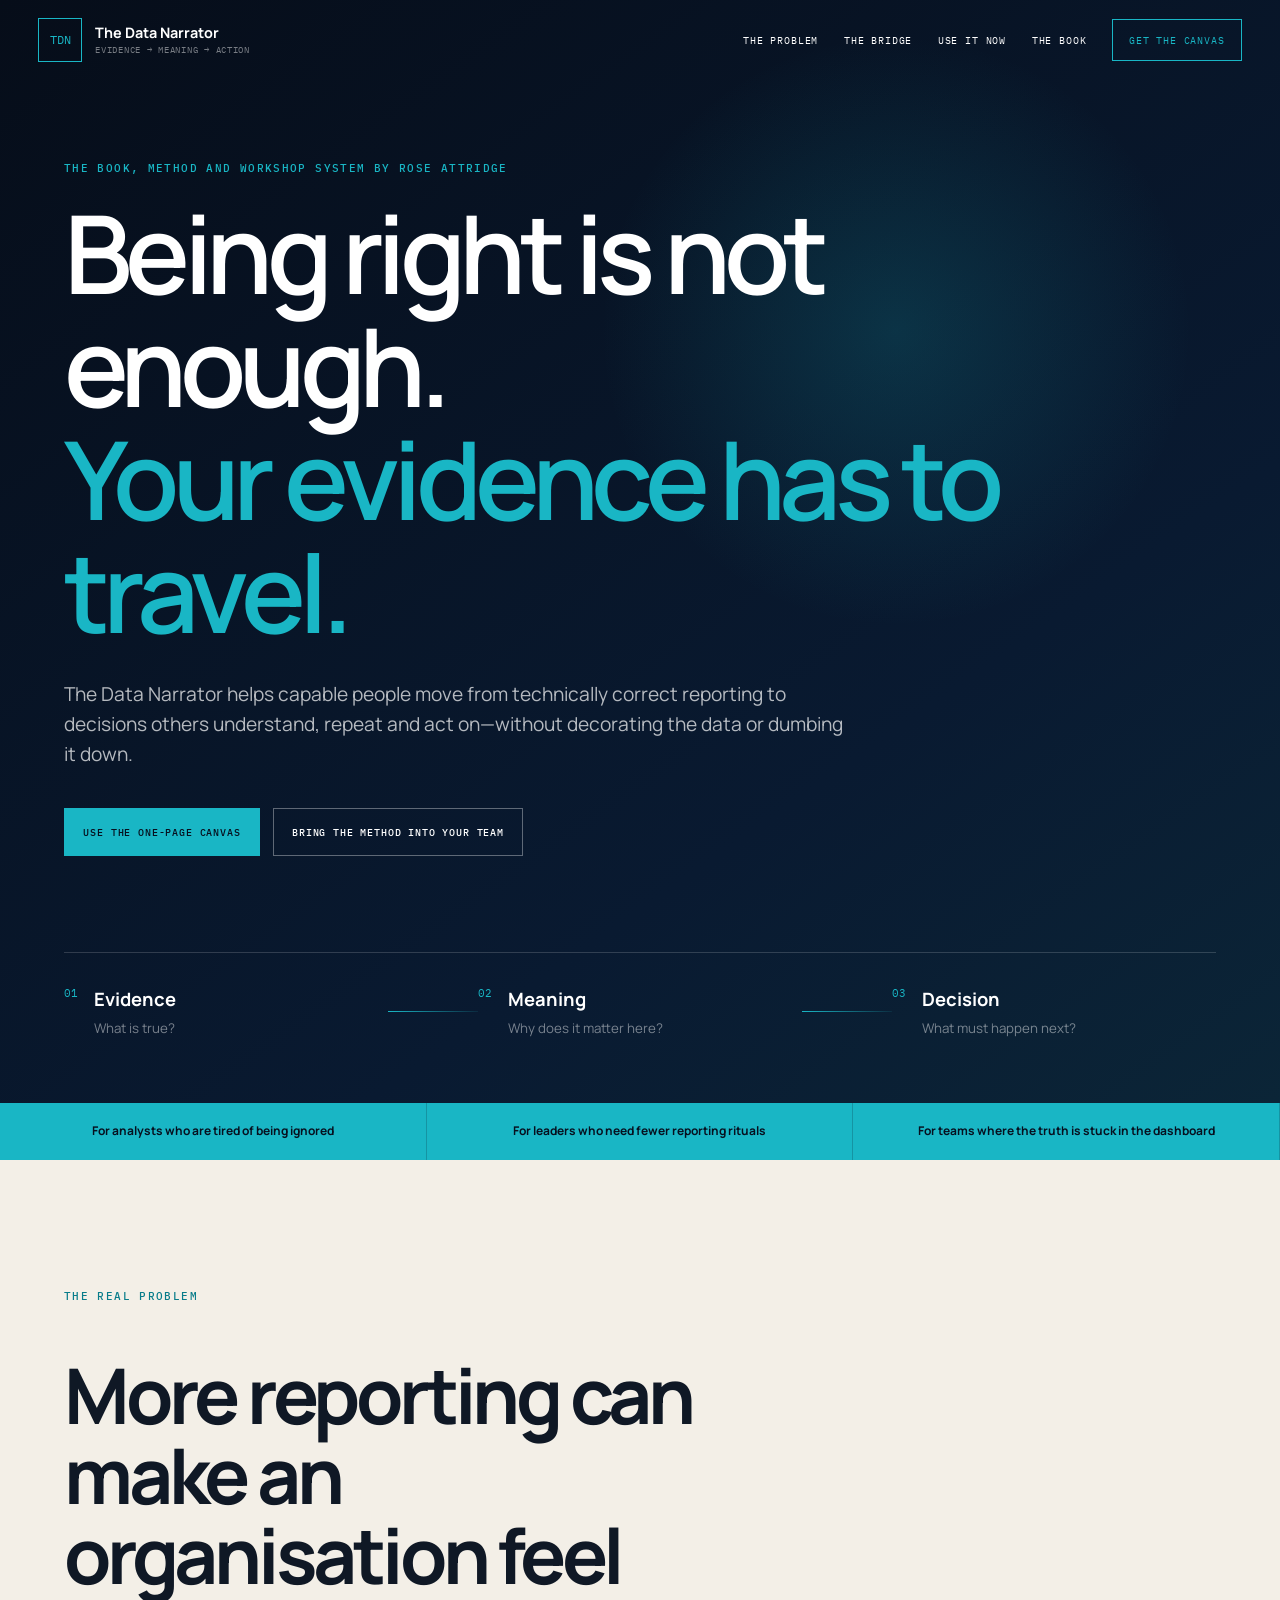
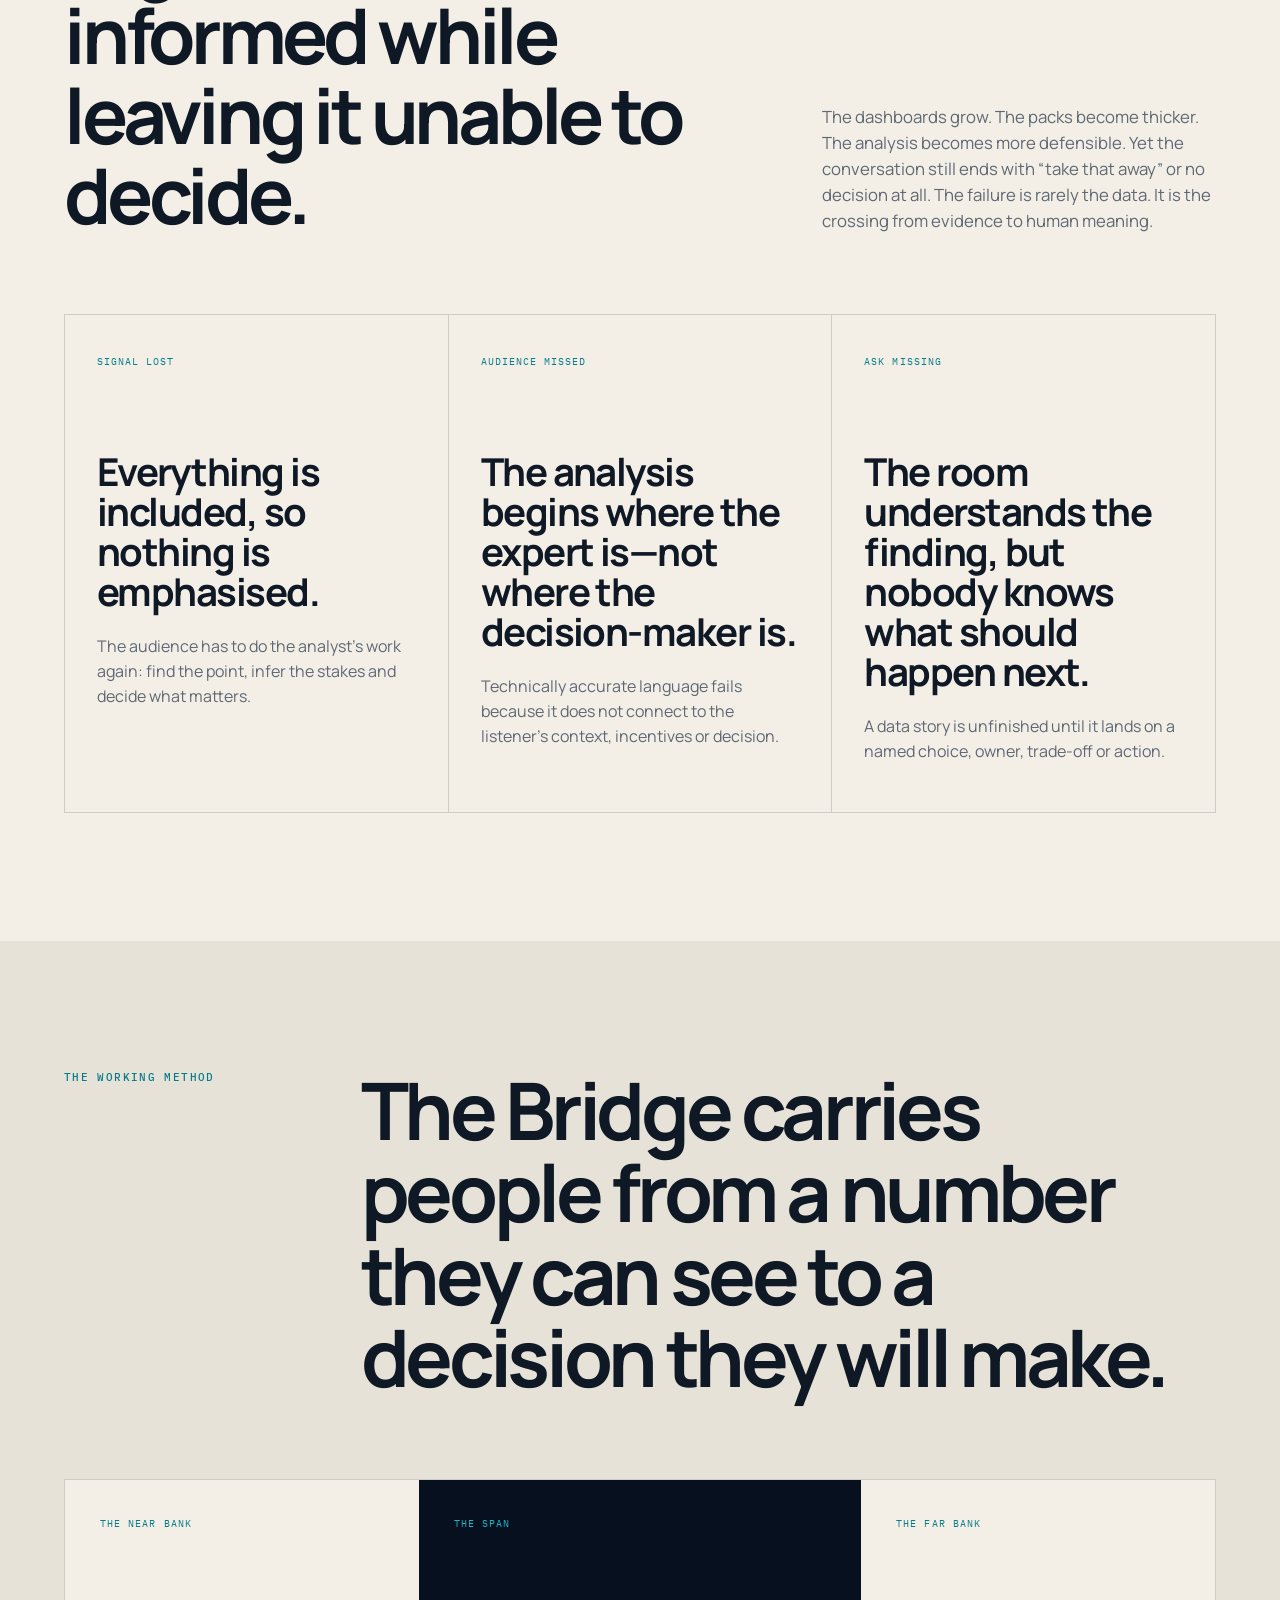
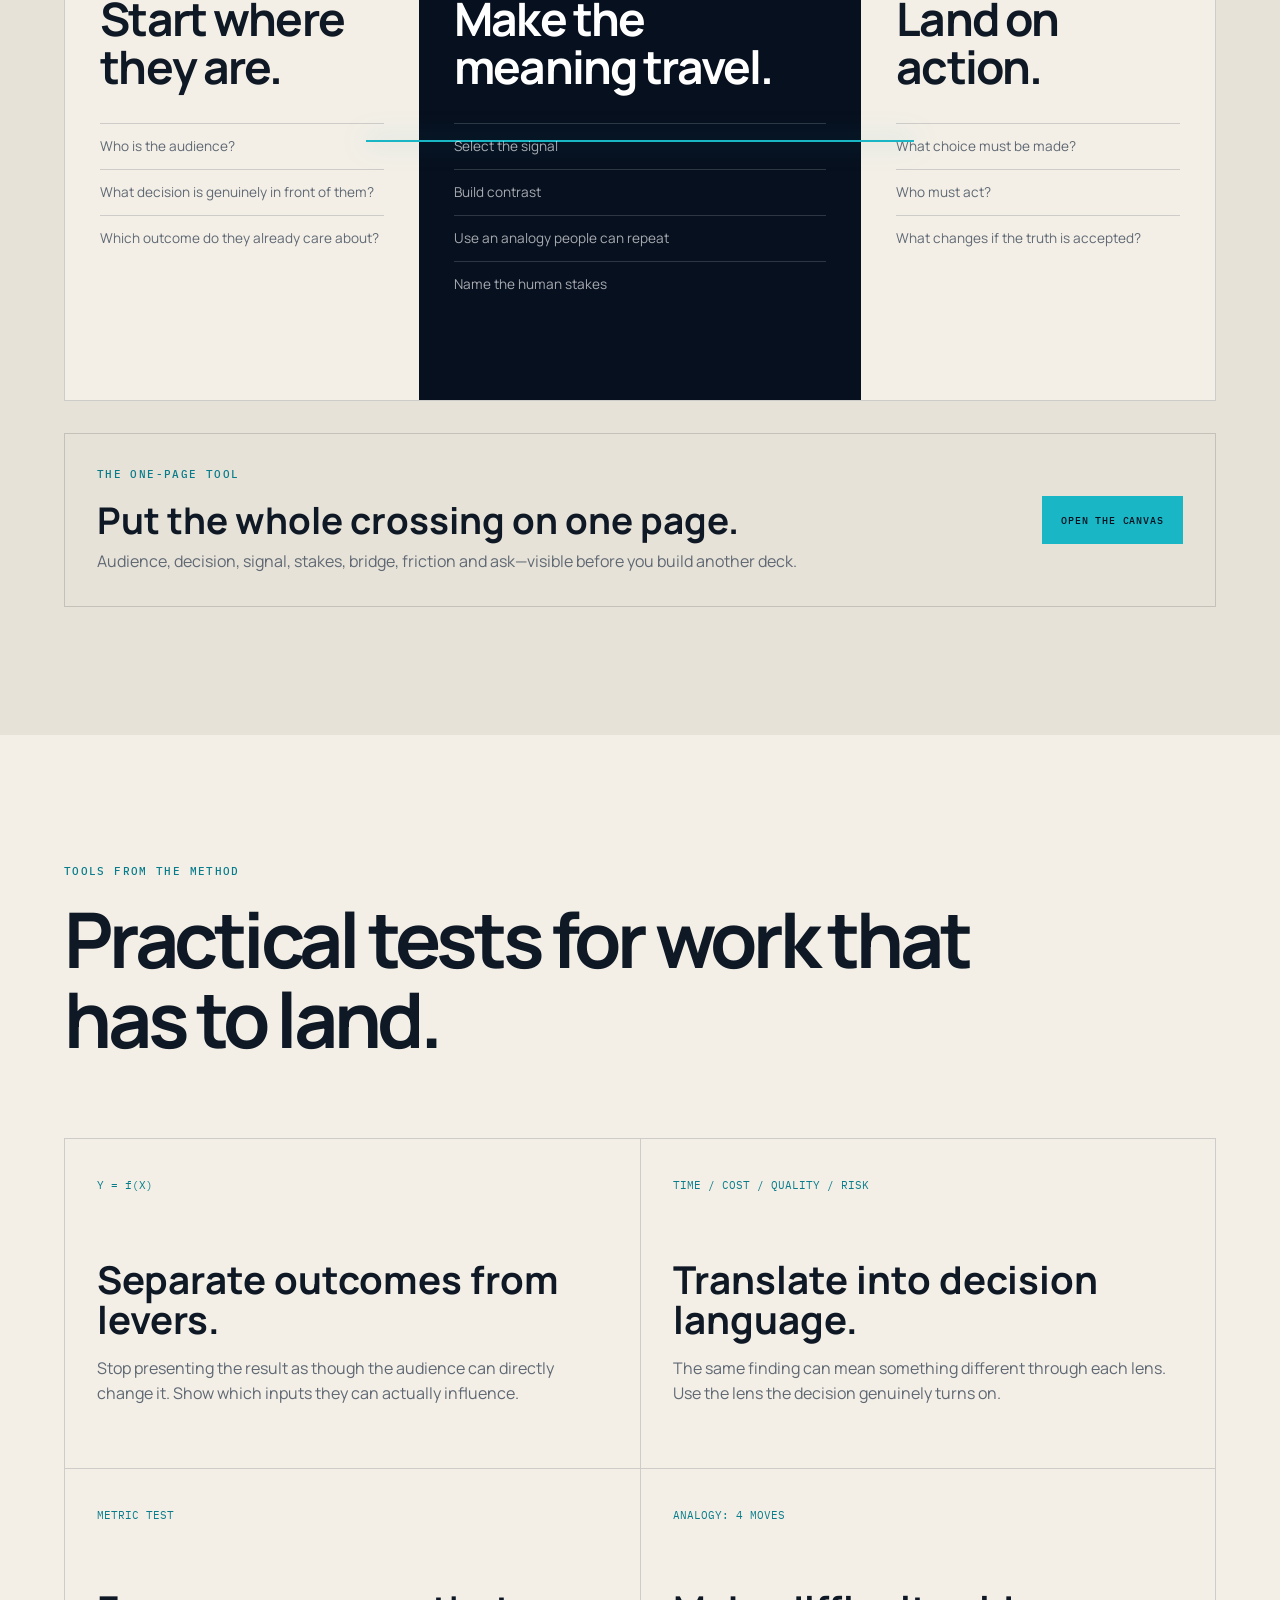
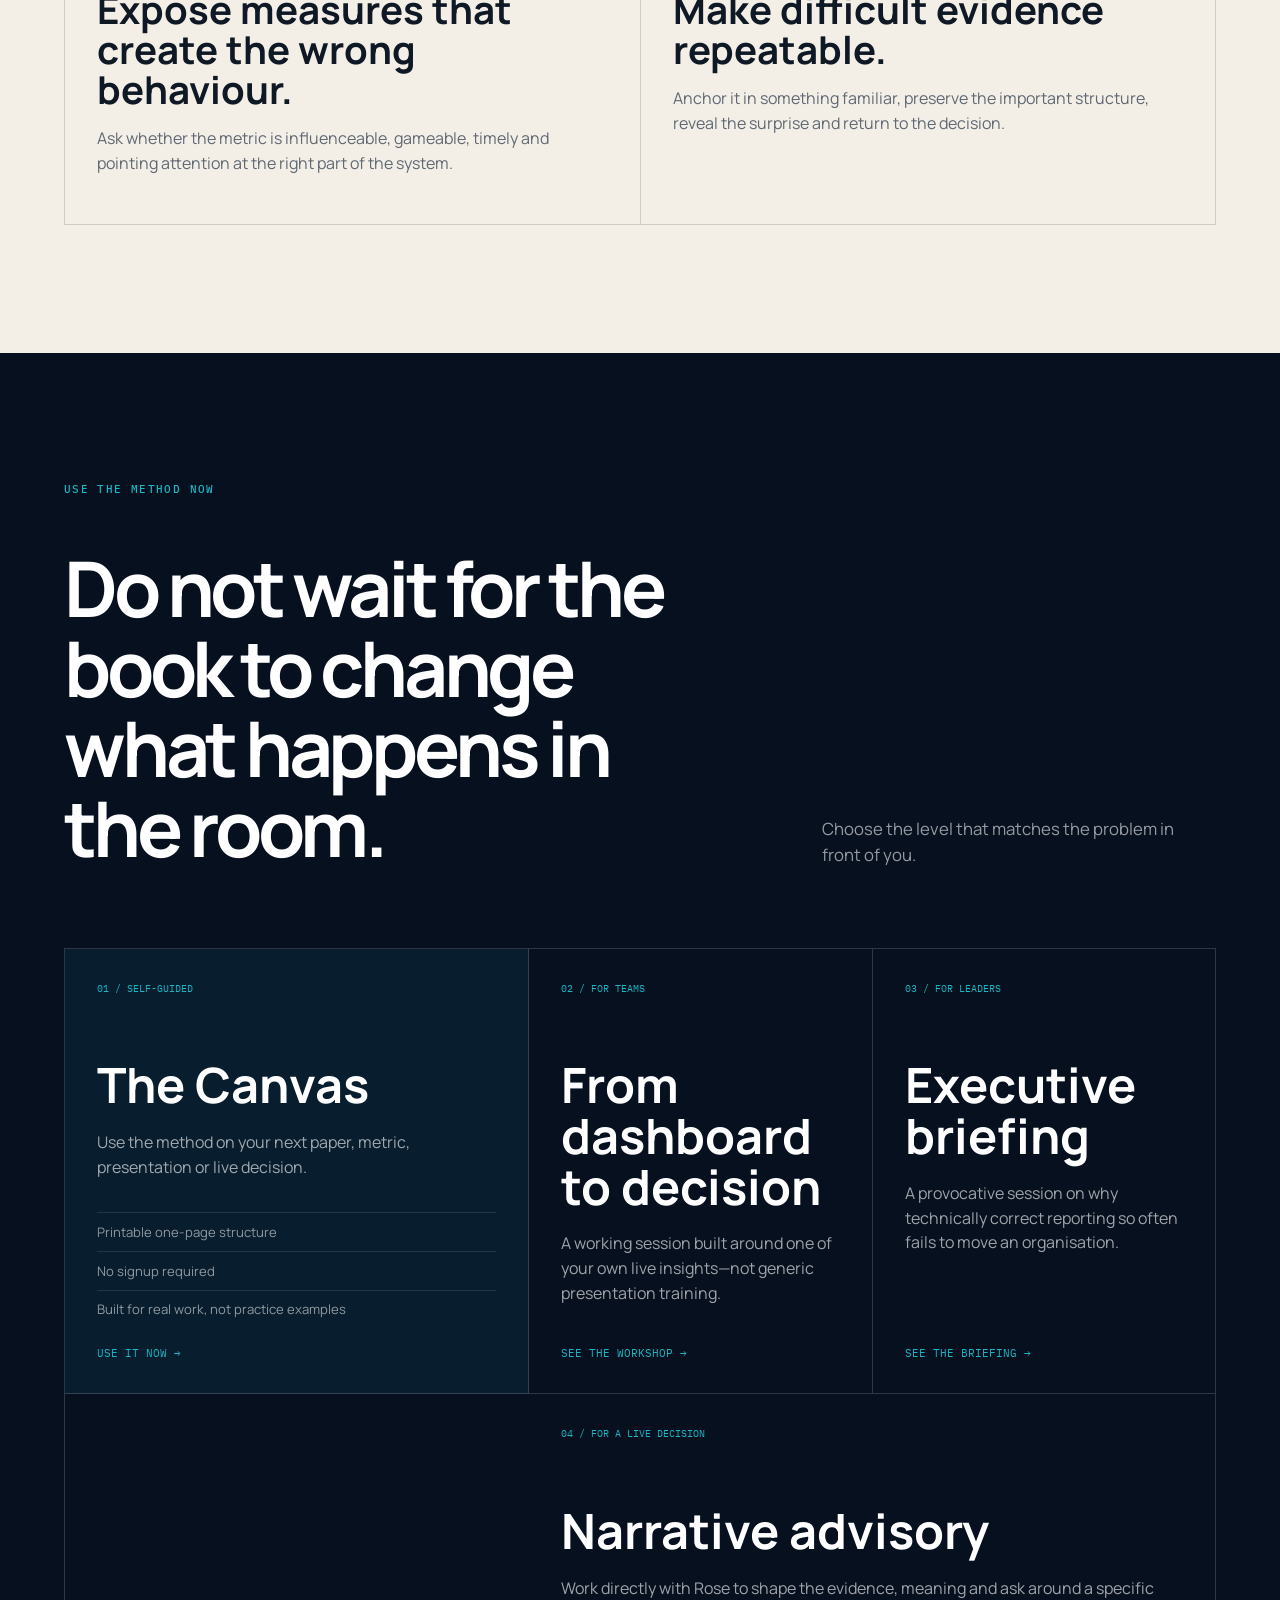
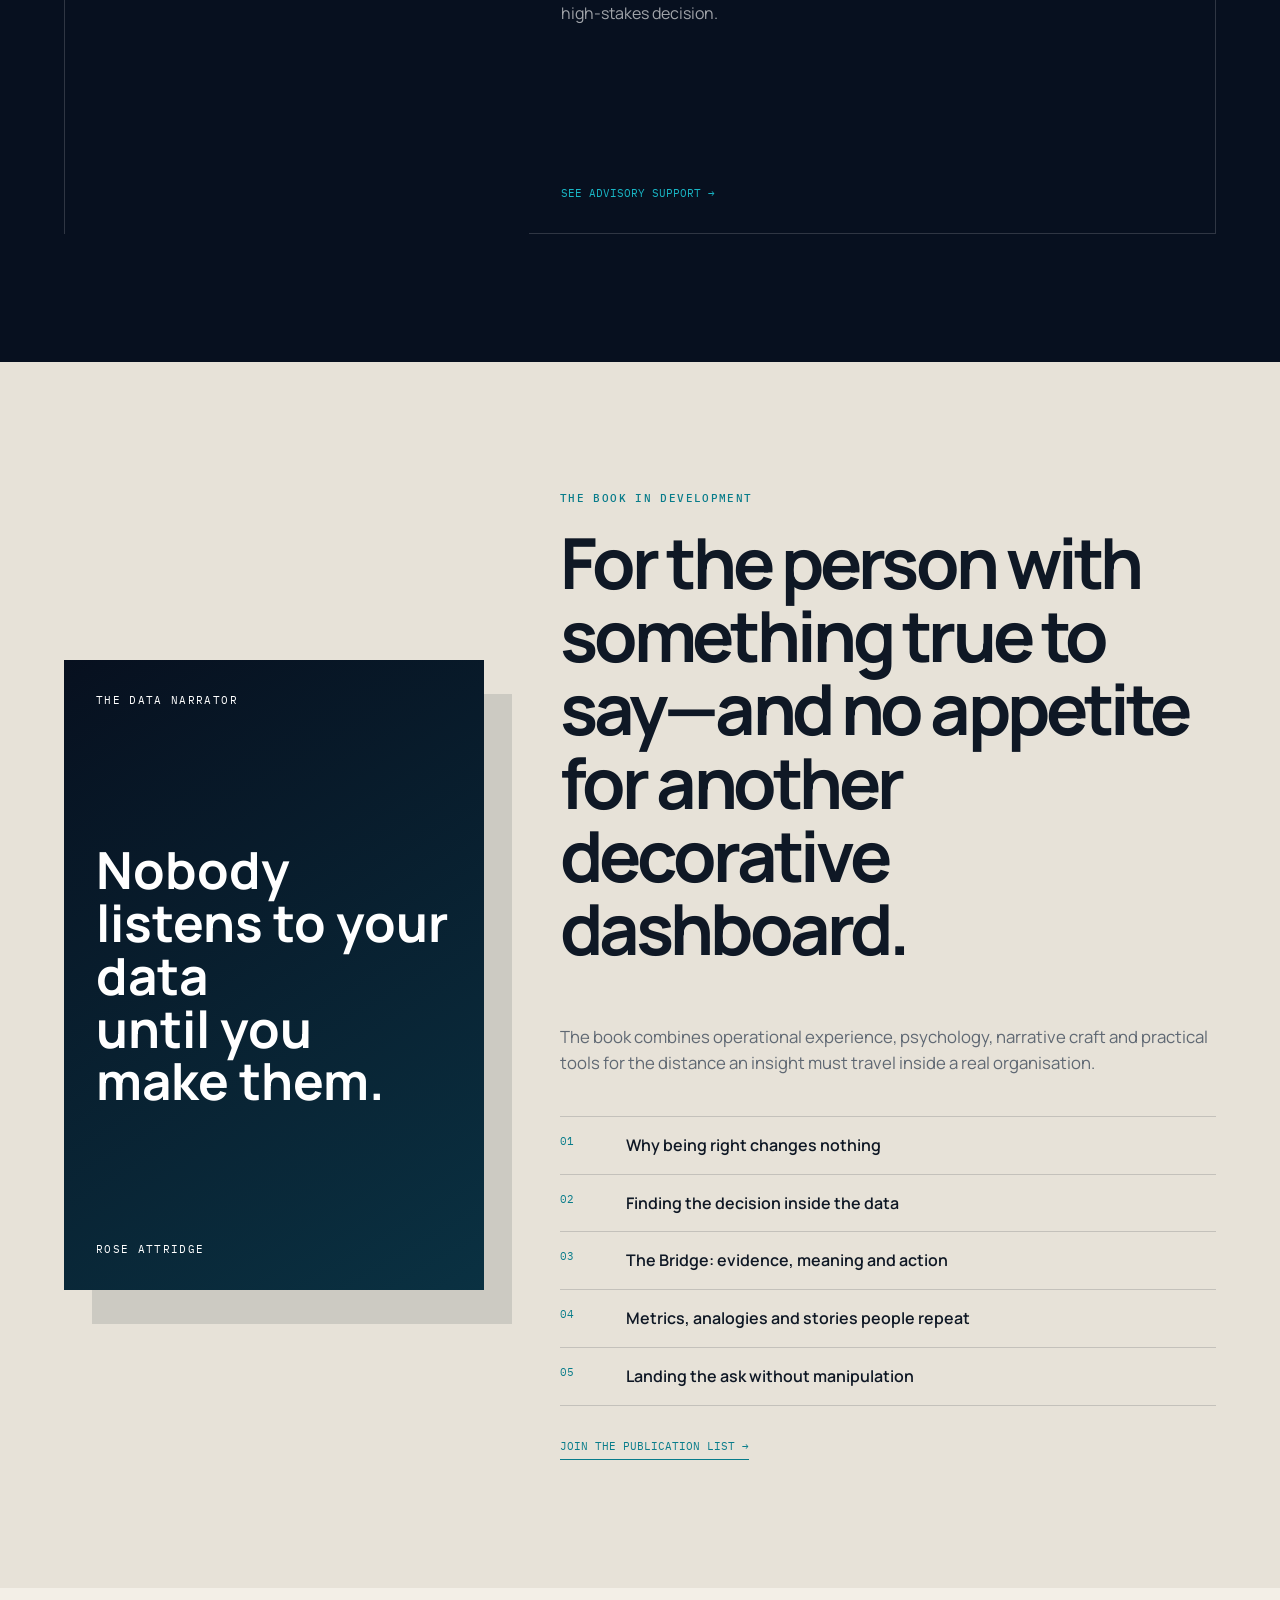
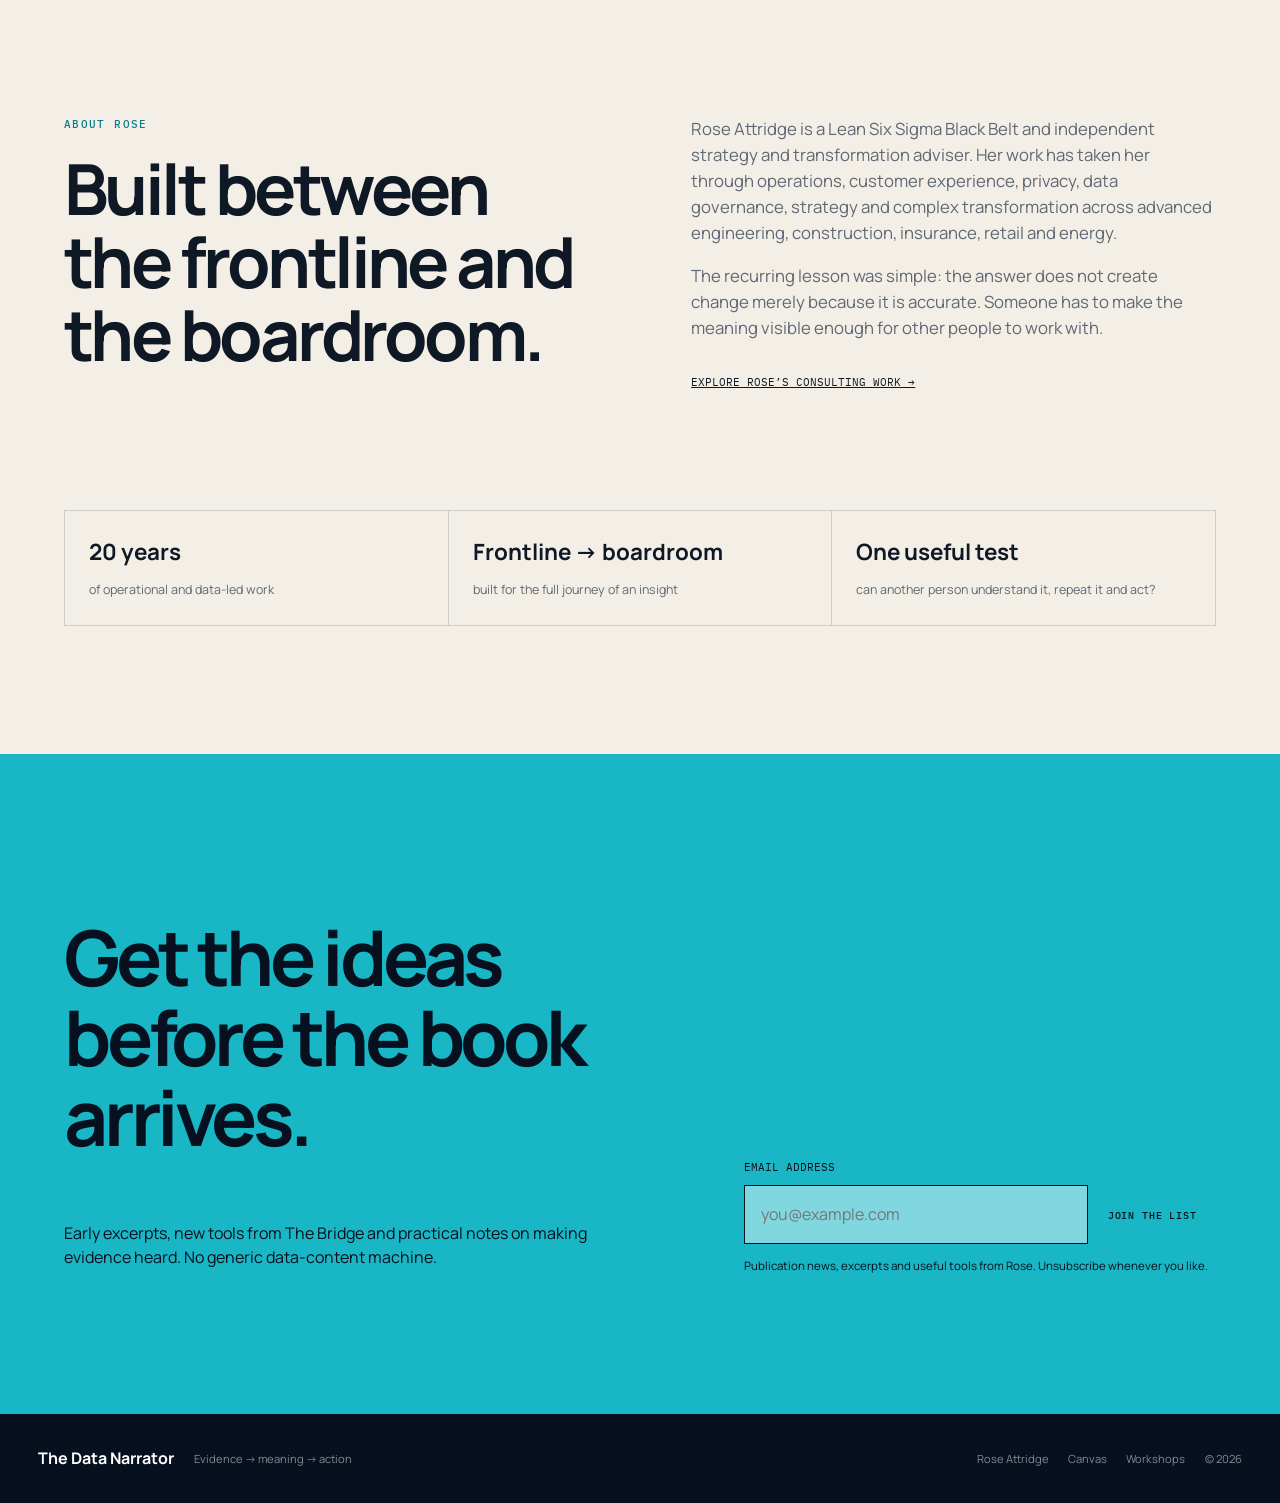
<file: index.html>
<!doctype html>
<html lang="en">
<head>
  <meta charset="utf-8" />
  <meta name="viewport" content="width=device-width, initial-scale=1" />
  <title>The Data Narrator | Turn Data Into Decisions People Act On</title>
  <meta name="description" content="The Data Narrator is Rose Attridge's book, method and workshop system for helping evidence travel from technically correct analysis to decisions people understand and act on." />
  <meta name="robots" content="index, follow, max-image-preview:large" />
  <link rel="canonical" href="https://thedatanarrator.com/" />
  <link rel="manifest" href="/site.webmanifest" />
  <link rel="icon" href="assets/favicon.svg" type="image/svg+xml" />
  <meta name="theme-color" content="#07101f" />
  <meta property="og:type" content="website" />
  <meta property="og:site_name" content="The Data Narrator" />
  <meta property="og:title" content="The Data Narrator | Turn Data Into Decisions People Act On" />
  <meta property="og:description" content="Your data is not being ignored because it is wrong. The meaning is not making it across." />
  <meta property="og:url" content="https://thedatanarrator.com/" />
  <meta property="og:image" content="https://thedatanarrator.com/assets/data-narrator-linkedin-banner.svg" />
  <meta property="og:image:alt" content="The Data Narrator by Rose Attridge" />
  <meta name="twitter:card" content="summary_large_image" />
  <meta name="twitter:title" content="The Data Narrator" />
  <meta name="twitter:description" content="From report-generator to decision-driver." />
  <meta name="twitter:image" content="https://thedatanarrator.com/assets/data-narrator-linkedin-banner.svg" />
  <link rel="preconnect" href="https://fonts.googleapis.com" />
  <link rel="preconnect" href="https://fonts.gstatic.com" crossorigin />
  <link rel="preconnect" href="https://www.googletagmanager.com" />
  <link href="https://fonts.googleapis.com/css2?family=DM+Sans:wght@400;500;600&family=IBM+Plex+Mono:wght@400;500&family=Manrope:wght@400;500;600;700&display=swap" rel="stylesheet" />
  <link rel="stylesheet" href="redesign.css?v=2" />
  <script>window.GA_MEASUREMENT_ID = 'G-BZ7NM3VLXD';</script>
  <script src="analytics.js" defer></script>
  <script type="application/ld+json">
  {
    "@context": "https://schema.org",
    "@type": "Book",
    "name": "The Data Narrator",
    "url": "https://thedatanarrator.com/",
    "author": {
      "@type": "Person",
      "name": "Rose Attridge",
      "url": "https://roseattridge.com/"
    },
    "description": "A practical method for turning technically correct data into decisions people understand, repeat and act on.",
    "inLanguage": "en"
  }
  </script>
</head>
<body>
  <a class="skip-link" href="#main">Skip to content</a>

  <header class="site-header" data-header>
    <a class="brand" href="#top" aria-label="The Data Narrator home">
      <span class="brand-mark">TDN</span>
      <span class="brand-copy"><strong>The Data Narrator</strong><small>Evidence → meaning → action</small></span>
    </a>
    <button class="menu-button" type="button" aria-expanded="false" aria-controls="site-nav" data-menu>Menu</button>
    <nav class="site-nav" id="site-nav" data-nav>
      <a href="#problem">The problem</a>
      <a href="#bridge">The Bridge</a>
      <a href="#use-it">Use it now</a>
      <a href="#book">The book</a>
      <a class="nav-cta" href="canvas.html">Get the Canvas</a>
    </nav>
  </header>

  <main id="main">
    <section class="hero" id="top">
      <div class="hero-copy">
        <p class="kicker">The book, method and workshop system by Rose Attridge</p>
        <h1>Being right is not enough.<br><span>Your evidence has to travel.</span></h1>
        <p class="hero-lead">
          The Data Narrator helps capable people move from technically correct reporting to decisions
          others understand, repeat and act on—without decorating the data or dumbing it down.
        </p>
        <div class="hero-actions">
          <a class="button primary" href="canvas.html">Use the one-page Canvas</a>
          <a class="button secondary" href="workshops.html">Bring the method into your team</a>
        </div>
      </div>
      <div class="hero-rail" aria-label="The journey from evidence to action">
        <div><span>01</span><strong>Evidence</strong><small>What is true?</small></div>
        <i></i>
        <div><span>02</span><strong>Meaning</strong><small>Why does it matter here?</small></div>
        <i></i>
        <div><span>03</span><strong>Decision</strong><small>What must happen next?</small></div>
      </div>
    </section>

    <section class="proof-band">
      <span>For analysts who are tired of being ignored</span>
      <span>For leaders who need fewer reporting rituals</span>
      <span>For teams where the truth is stuck in the dashboard</span>
    </section>

    <section class="section problem" id="problem">
      <div class="section-intro">
        <p class="kicker">The real problem</p>
        <h2>More reporting can make an organisation feel informed while leaving it unable to decide.</h2>
        <p>
          The dashboards grow. The packs become thicker. The analysis becomes more defensible. Yet the
          conversation still ends with “take that away” or no decision at all. The failure is rarely the
          data. It is the crossing from evidence to human meaning.
        </p>
      </div>
      <div class="failure-grid">
        <article>
          <span>Signal lost</span>
          <h3>Everything is included, so nothing is emphasised.</h3>
          <p>The audience has to do the analyst’s work again: find the point, infer the stakes and decide what matters.</p>
        </article>
        <article>
          <span>Audience missed</span>
          <h3>The analysis begins where the expert is—not where the decision-maker is.</h3>
          <p>Technically accurate language fails because it does not connect to the listener’s context, incentives or decision.</p>
        </article>
        <article>
          <span>Ask missing</span>
          <h3>The room understands the finding, but nobody knows what should happen next.</h3>
          <p>A data story is unfinished until it lands on a named choice, owner, trade-off or action.</p>
        </article>
      </div>
    </section>

    <section class="section bridge" id="bridge">
      <div class="bridge-heading">
        <p class="kicker">The working method</p>
        <h2>The Bridge carries people from a number they can see to a decision they will make.</h2>
      </div>
      <div class="bridge-map" aria-label="The Data Narrator Bridge">
        <div class="bank near">
          <p>The near bank</p>
          <h3>Start where they are.</h3>
          <ul>
            <li>Who is the audience?</li>
            <li>What decision is genuinely in front of them?</li>
            <li>Which outcome do they already care about?</li>
          </ul>
        </div>
        <div class="span">
          <span class="span-line"></span>
          <div>
            <p>The span</p>
            <h3>Make the meaning travel.</h3>
            <ul>
              <li>Select the signal</li>
              <li>Build contrast</li>
              <li>Use an analogy people can repeat</li>
              <li>Name the human stakes</li>
            </ul>
          </div>
        </div>
        <div class="bank far">
          <p>The far bank</p>
          <h3>Land on action.</h3>
          <ul>
            <li>What choice must be made?</li>
            <li>Who must act?</li>
            <li>What changes if the truth is accepted?</li>
          </ul>
        </div>
      </div>
      <div class="canvas-callout">
        <div>
          <p class="kicker">The one-page tool</p>
          <h3>Put the whole crossing on one page.</h3>
          <p>Audience, decision, signal, stakes, bridge, friction and ask—visible before you build another deck.</p>
        </div>
        <a class="button primary" href="canvas.html">Open the Canvas</a>
      </div>
    </section>

    <section class="section toolkit">
      <div class="section-intro compact">
        <p class="kicker">Tools from the method</p>
        <h2>Practical tests for work that has to land.</h2>
      </div>
      <div class="tool-grid">
        <article>
          <code>Y = f(X)</code>
          <h3>Separate outcomes from levers.</h3>
          <p>Stop presenting the result as though the audience can directly change it. Show which inputs they can actually influence.</p>
        </article>
        <article>
          <code>TIME / COST / QUALITY / RISK</code>
          <h3>Translate into decision language.</h3>
          <p>The same finding can mean something different through each lens. Use the lens the decision genuinely turns on.</p>
        </article>
        <article>
          <code>METRIC TEST</code>
          <h3>Expose measures that create the wrong behaviour.</h3>
          <p>Ask whether the metric is influenceable, gameable, timely and pointing attention at the right part of the system.</p>
        </article>
        <article>
          <code>ANALOGY: 4 MOVES</code>
          <h3>Make difficult evidence repeatable.</h3>
          <p>Anchor it in something familiar, preserve the important structure, reveal the surprise and return to the decision.</p>
        </article>
      </div>
    </section>

    <section class="section use-it" id="use-it">
      <div class="section-intro light">
        <p class="kicker">Use the method now</p>
        <h2>Do not wait for the book to change what happens in the room.</h2>
        <p>Choose the level that matches the problem in front of you.</p>
      </div>
      <div class="offer-grid">
        <article class="offer-featured">
          <span>01 / Self-guided</span>
          <h3>The Canvas</h3>
          <p>Use the method on your next paper, metric, presentation or live decision.</p>
          <ul>
            <li>Printable one-page structure</li>
            <li>No signup required</li>
            <li>Built for real work, not practice examples</li>
          </ul>
          <a href="canvas.html">Use it now →</a>
        </article>
        <article>
          <span>02 / For teams</span>
          <h3>From dashboard to decision</h3>
          <p>A working session built around one of your own live insights—not generic presentation training.</p>
          <a href="workshops.html">See the workshop →</a>
        </article>
        <article>
          <span>03 / For leaders</span>
          <h3>Executive briefing</h3>
          <p>A provocative session on why technically correct reporting so often fails to move an organisation.</p>
          <a href="workshops.html#briefing">See the briefing →</a>
        </article>
        <article>
          <span>04 / For a live decision</span>
          <h3>Narrative advisory</h3>
          <p>Work directly with Rose to shape the evidence, meaning and ask around a specific high-stakes decision.</p>
          <a href="workshops.html#advisory">See advisory support →</a>
        </article>
      </div>
    </section>

    <section class="section book" id="book">
      <div class="book-visual">
        <div class="book-cover">
          <span>The Data Narrator</span>
          <strong>Nobody listens to your data<br>until you make them.</strong>
          <small>Rose Attridge</small>
        </div>
      </div>
      <div class="book-copy">
        <p class="kicker">The book in development</p>
        <h2>For the person with something true to say—and no appetite for another decorative dashboard.</h2>
        <p>
          The book combines operational experience, psychology, narrative craft and practical tools
          for the distance an insight must travel inside a real organisation.
        </p>
        <div class="chapter-preview">
          <div><span>01</span><strong>Why being right changes nothing</strong></div>
          <div><span>02</span><strong>Finding the decision inside the data</strong></div>
          <div><span>03</span><strong>The Bridge: evidence, meaning and action</strong></div>
          <div><span>04</span><strong>Metrics, analogies and stories people repeat</strong></div>
          <div><span>05</span><strong>Landing the ask without manipulation</strong></div>
        </div>
        <a class="text-link" href="#updates">Join the publication list →</a>
      </div>
    </section>

    <section class="section author">
      <div>
        <p class="kicker">About Rose</p>
        <h2>Built between the frontline and the boardroom.</h2>
      </div>
      <div class="author-copy">
        <p>
          Rose Attridge is a Lean Six Sigma Black Belt and independent strategy and transformation adviser.
          Her work has taken her through operations, customer experience, privacy, data governance,
          strategy and complex transformation across advanced engineering, construction, insurance,
          retail and energy.
        </p>
        <p>
          The recurring lesson was simple: the answer does not create change merely because it is
          accurate. Someone has to make the meaning visible enough for other people to work with.
        </p>
        <a href="https://roseattridge.com/">Explore Rose’s consulting work →</a>
      </div>
      <div class="author-proof">
        <div><strong>20 years</strong><span>of operational and data-led work</span></div>
        <div><strong>Frontline → boardroom</strong><span>built for the full journey of an insight</span></div>
        <div><strong>One useful test</strong><span>can another person understand it, repeat it and act?</span></div>
      </div>
    </section>

    <section class="updates" id="updates">
      <div class="updates-copy">
        <p class="kicker">Publication notes and practical tools</p>
        <h2>Get the ideas before the book arrives.</h2>
        <p>Early excerpts, new tools from The Bridge and practical notes on making evidence heard. No generic data-content machine.</p>
      </div>
      <form action="https://app.kit.com/forms/9690782/subscriptions" class="signup-form formkit-form" method="post" data-sv-form="9690782" data-uid="6392e0bb56" data-format="inline" data-version="5">
        <ul class="formkit-alert formkit-alert-error" data-element="errors" data-group="alert"></ul>
        <label for="email"><span>Email address</span></label>
        <div class="form-row">
          <input id="email" class="formkit-input" name="email_address" type="email" autocomplete="email" placeholder="you@example.com" required />
          <button class="button primary formkit-submit" data-element="submit" type="submit"><span>Join the list</span></button>
        </div>
        <p class="form-note">Publication news, excerpts and useful tools from Rose. Unsubscribe whenever you like.</p>
      </form>
    </section>
  </main>

  <footer class="site-footer">
    <div><strong>The Data Narrator</strong><span>Evidence → meaning → action</span></div>
    <div><a href="https://roseattridge.com/">Rose Attridge</a><a href="canvas.html">Canvas</a><a href="workshops.html">Workshops</a><span>© 2026</span></div>
  </footer>

  <script src="https://f.convertkit.com/ckjs/ck.5.js"></script>
  <script src="script.js"></script>
</body>
</html>
</file>
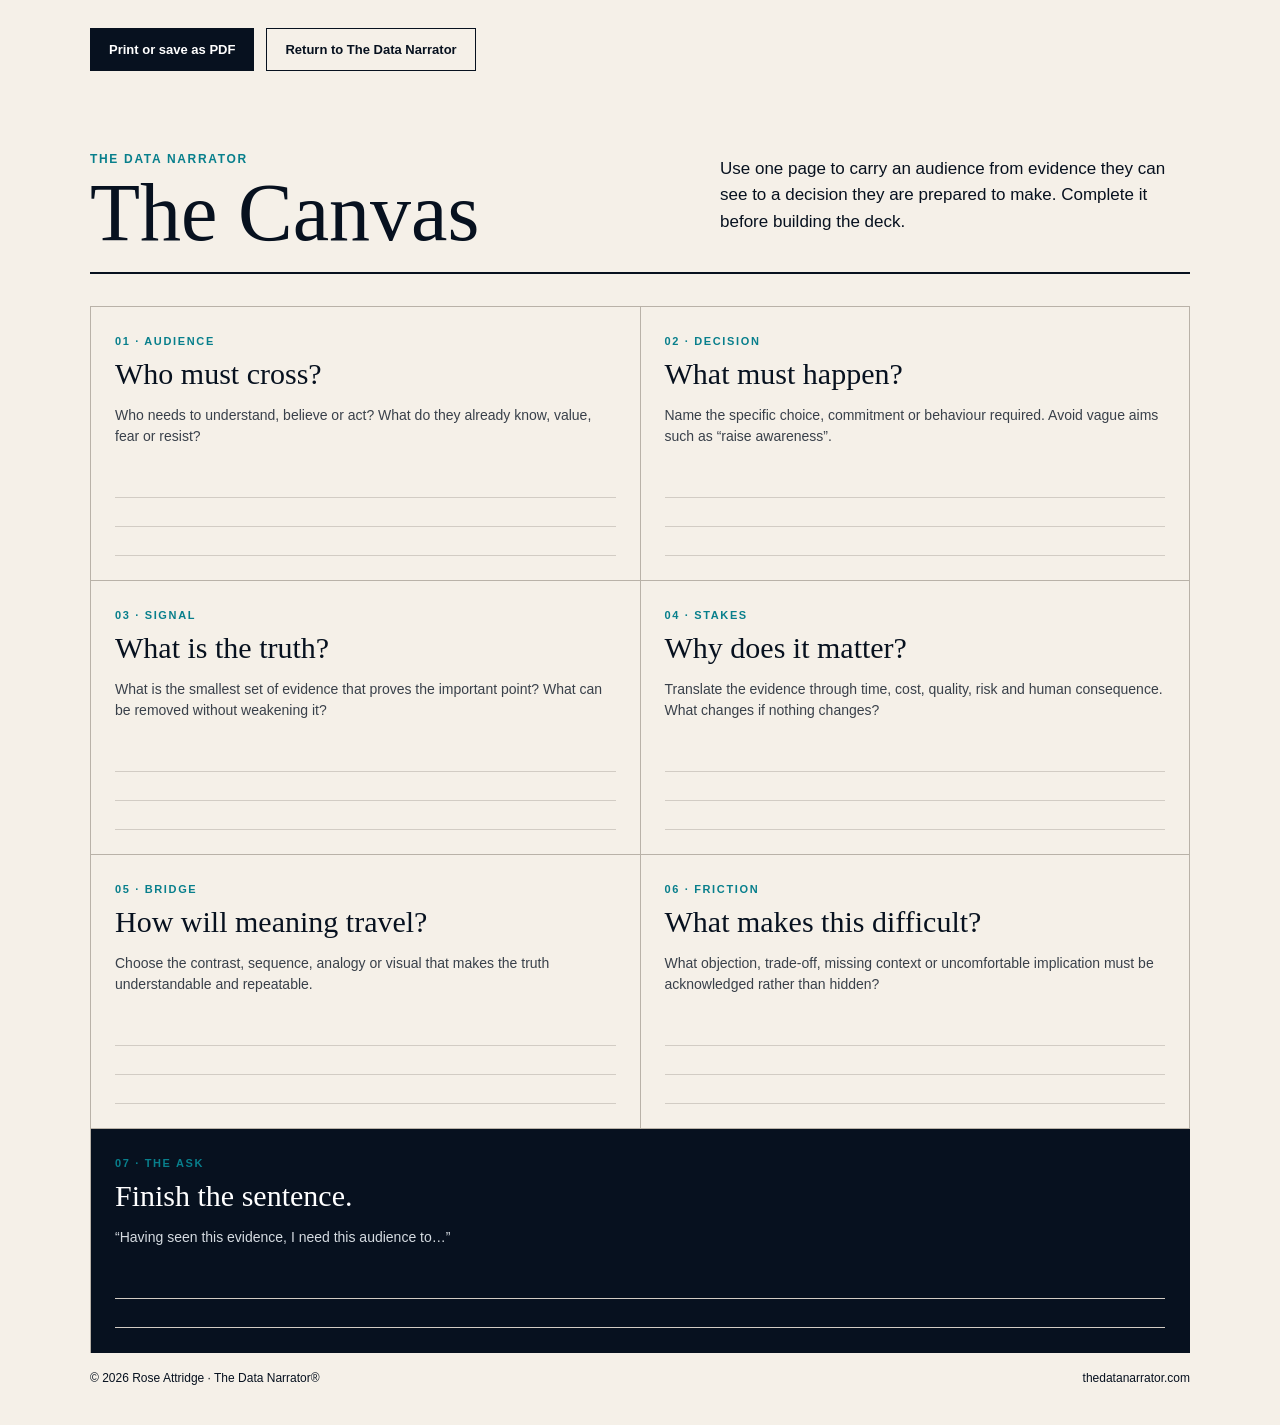
<file: canvas.html>
<!doctype html>
<html lang="en">
<head>
  <meta charset="utf-8" />
  <meta name="viewport" content="width=device-width, initial-scale=1" />
  <title>The Data Narrator Canvas | Rose Attridge</title>
  <meta name="description" content="A practical one-page canvas for turning evidence into a decision people understand, repeat and act on." />
  <link rel="canonical" href="https://thedatanarrator.com/canvas.html" />
  <link rel="icon" href="assets/favicon.svg" type="image/svg+xml" />
  <style>
    :root{--ink:#07111f;--paper:#f5f0e8;--cyan:#087f8c;--line:#b9b2a8;--white:#fff}*{box-sizing:border-box}body{margin:0;background:var(--paper);color:var(--ink);font-family:Inter,Arial,sans-serif}.page{max-width:1180px;margin:auto;padding:40px}.top{display:flex;justify-content:space-between;gap:24px;align-items:flex-end;border-bottom:2px solid var(--ink);padding-bottom:20px}.eyebrow{font-size:12px;letter-spacing:.14em;text-transform:uppercase;color:var(--cyan);font-weight:700}h1{font-family:Georgia,serif;font-size:clamp(42px,7vw,82px);line-height:.95;margin:8px 0 0;font-weight:500}.intro{max-width:470px;font-size:17px;line-height:1.55}.grid{display:grid;grid-template-columns:repeat(2,1fr);border-left:1px solid var(--line);border-top:1px solid var(--line);margin-top:32px}.box{min-height:230px;border-right:1px solid var(--line);border-bottom:1px solid var(--line);padding:24px}.box h2{font-family:Georgia,serif;font-size:30px;margin:8px 0 12px;font-weight:500}.box p{font-size:14px;line-height:1.5;color:#39404a}.number{font-size:11px;letter-spacing:.15em;color:var(--cyan);font-weight:700}.lines{margin-top:22px}.line{height:29px;border-bottom:1px solid #d2ccc4}.ask{grid-column:1/-1;min-height:200px;background:var(--ink);color:var(--white);border-color:var(--ink)}.ask p{color:#d5dbe1}.footer{display:flex;justify-content:space-between;gap:20px;margin-top:18px;font-size:12px}.actions{display:flex;gap:12px;margin:28px auto;max-width:1180px;padding:0 40px}.button{display:inline-block;padding:13px 18px;border:1px solid var(--ink);color:var(--ink);text-decoration:none;font-size:13px;font-weight:700}.button.primary{background:var(--ink);color:white}@media(max-width:720px){.page{padding:24px}.top{display:block}.intro{margin-top:20px}.grid{grid-template-columns:1fr}.ask{grid-column:auto}.actions{padding:0 24px;flex-wrap:wrap}}@media print{body{background:white}.page{padding:12mm;max-width:none}.actions{display:none}.box{min-height:48mm}.ask{min-height:38mm}@page{size:A4 landscape;margin:0}}
  </style>
</head>
<body>
  <div class="actions" aria-label="Canvas actions"><a class="button primary" href="#" onclick="window.print();return false;">Print or save as PDF</a><a class="button" href="index.html">Return to The Data Narrator</a></div>
  <main class="page">
    <header class="top"><div><div class="eyebrow">The Data Narrator</div><h1>The Canvas</h1></div><p class="intro">Use one page to carry an audience from evidence they can see to a decision they are prepared to make. Complete it before building the deck.</p></header>
    <section class="grid">
      <article class="box"><span class="number">01 · AUDIENCE</span><h2>Who must cross?</h2><p>Who needs to understand, believe or act? What do they already know, value, fear or resist?</p><div class="lines"><div class="line"></div><div class="line"></div><div class="line"></div></div></article>
      <article class="box"><span class="number">02 · DECISION</span><h2>What must happen?</h2><p>Name the specific choice, commitment or behaviour required. Avoid vague aims such as “raise awareness”.</p><div class="lines"><div class="line"></div><div class="line"></div><div class="line"></div></div></article>
      <article class="box"><span class="number">03 · SIGNAL</span><h2>What is the truth?</h2><p>What is the smallest set of evidence that proves the important point? What can be removed without weakening it?</p><div class="lines"><div class="line"></div><div class="line"></div><div class="line"></div></div></article>
      <article class="box"><span class="number">04 · STAKES</span><h2>Why does it matter?</h2><p>Translate the evidence through time, cost, quality, risk and human consequence. What changes if nothing changes?</p><div class="lines"><div class="line"></div><div class="line"></div><div class="line"></div></div></article>
      <article class="box"><span class="number">05 · BRIDGE</span><h2>How will meaning travel?</h2><p>Choose the contrast, sequence, analogy or visual that makes the truth understandable and repeatable.</p><div class="lines"><div class="line"></div><div class="line"></div><div class="line"></div></div></article>
      <article class="box"><span class="number">06 · FRICTION</span><h2>What makes this difficult?</h2><p>What objection, trade-off, missing context or uncomfortable implication must be acknowledged rather than hidden?</p><div class="lines"><div class="line"></div><div class="line"></div><div class="line"></div></div></article>
      <article class="box ask"><span class="number">07 · THE ASK</span><h2>Finish the sentence.</h2><p>“Having seen this evidence, I need this audience to…”</p><div class="lines"><div class="line"></div><div class="line"></div></div></article>
    </section>
    <footer class="footer"><span>© 2026 Rose Attridge · The Data Narrator®</span><span>thedatanarrator.com</span></footer>
  </main>
</body>
</html>
</file>
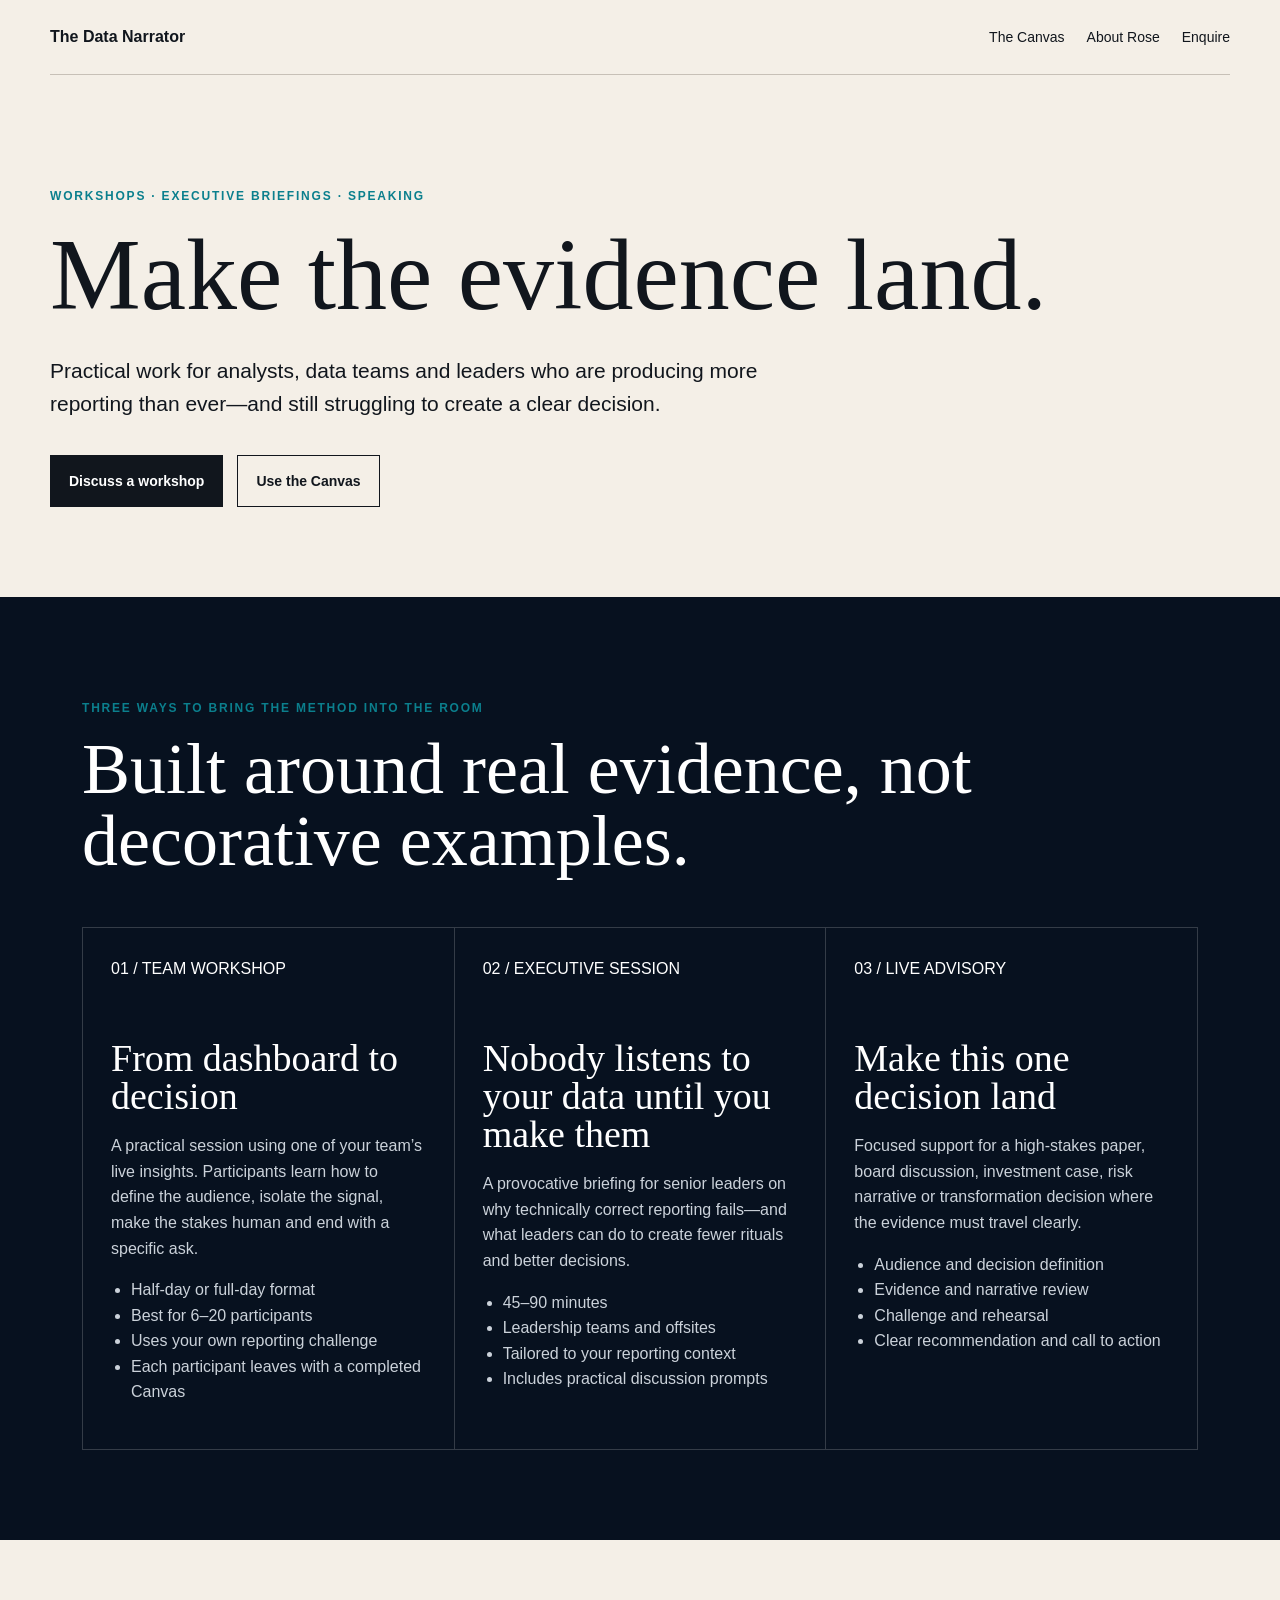
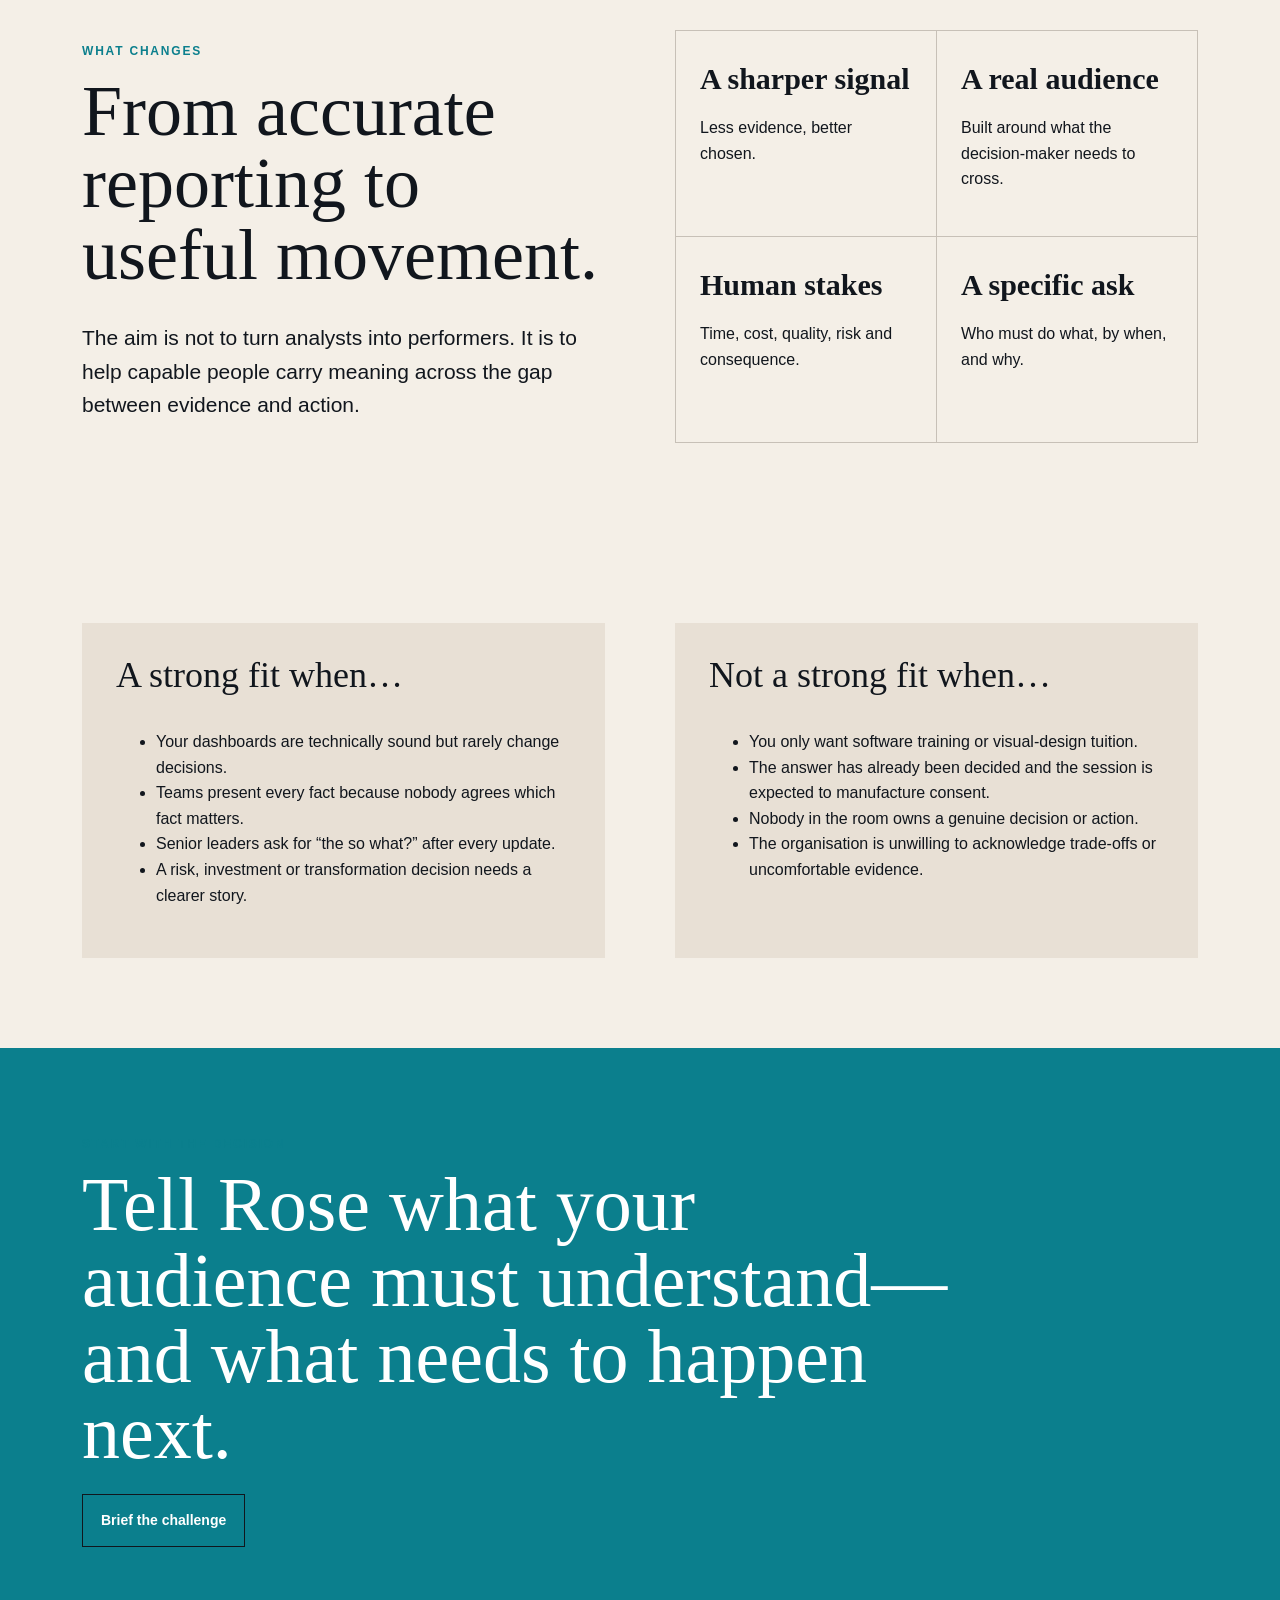
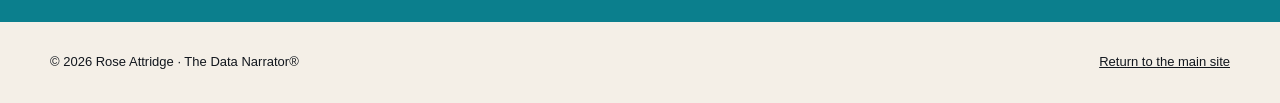
<file: workshops.html>
<!doctype html>
<html lang="en">
<head>
  <meta charset="utf-8" />
  <meta name="viewport" content="width=device-width, initial-scale=1" />
  <title>Data Storytelling Workshops and Executive Briefings | The Data Narrator</title>
  <meta name="description" content="Practical data storytelling workshops and executive briefings by Rose Attridge, helping teams turn technically correct reporting into decisions people act on." />
  <link rel="canonical" href="https://thedatanarrator.com/workshops.html" />
  <link rel="icon" href="assets/favicon.svg" type="image/svg+xml" />
  <style>
    :root{--night:#07111f;--paper:#f4efe7;--ink:#11161d;--cyan:#0b7f8d;--line:#c7c0b7}*{box-sizing:border-box}html{scroll-behavior:smooth}body{margin:0;background:var(--paper);color:var(--ink);font-family:Inter,Arial,sans-serif;line-height:1.6}a{color:inherit}.wrap{max-width:1180px;margin:auto;padding:0 32px}.header{display:flex;justify-content:space-between;align-items:center;padding:24px 0;border-bottom:1px solid var(--line)}.brand{text-decoration:none;font-weight:700}.header nav{display:flex;gap:22px}.header nav a{text-decoration:none;font-size:14px}.hero{padding:100px 0 90px}.eyebrow{font-size:12px;text-transform:uppercase;letter-spacing:.15em;color:var(--cyan);font-weight:700}h1,h2,h3{font-family:Georgia,serif;font-weight:500;line-height:1}.hero h1{max-width:1000px;font-size:clamp(50px,8vw,102px);margin:18px 0 28px}.lead{max-width:720px;font-size:21px}.buttons{display:flex;gap:14px;flex-wrap:wrap;margin-top:34px}.button{display:inline-block;padding:14px 18px;text-decoration:none;border:1px solid var(--ink);font-weight:700;font-size:14px}.button.primary{background:var(--ink);color:white}.dark{background:var(--night);color:white;padding:90px 0}.dark h2,.section h2{font-size:clamp(42px,6vw,72px);margin:14px 0 30px}.grid{display:grid;grid-template-columns:repeat(3,1fr);border-left:1px solid rgba(255,255,255,.18);border-top:1px solid rgba(255,255,255,.18);margin-top:50px}.card{scroll-margin-top:24px;padding:28px;min-height:430px;border-right:1px solid rgba(255,255,255,.18);border-bottom:1px solid rgba(255,255,255,.18)}.card h3{font-size:38px;margin:58px 0 18px}.card p,.card li{color:#cbd2da}.card ul{padding-left:20px}.section{padding:90px 0}.two{display:grid;grid-template-columns:1fr 1fr;gap:70px}.outcomes{display:grid;grid-template-columns:repeat(2,1fr);border-left:1px solid var(--line);border-top:1px solid var(--line)}.outcomes div{padding:24px;min-height:190px;border-right:1px solid var(--line);border-bottom:1px solid var(--line)}.outcomes strong{display:block;font-family:Georgia,serif;font-size:30px;margin-bottom:12px}.fit{background:#e8e0d5;padding:34px}.fit h3{font-size:36px;margin-top:0}.cta{background:var(--cyan);color:white;padding:75px 0}.cta h2{font-size:clamp(42px,6vw,76px);max-width:900px;margin:0 0 24px}.footer{padding:30px 0;font-size:13px;display:flex;justify-content:space-between}@media(max-width:820px){.grid,.two,.outcomes{grid-template-columns:1fr}.header nav{display:none}.card{min-height:auto}.hero{padding:70px 0}.footer{display:block}}
  </style>
</head>
<body>
<header class="wrap header"><a class="brand" href="index.html">The Data Narrator</a><nav><a href="canvas.html">The Canvas</a><a href="index.html#author">About Rose</a><a href="mailto:rose@roseattridge.com?subject=The%20Data%20Narrator%20enquiry">Enquire</a></nav></header>
<main>
<section class="wrap hero"><p class="eyebrow">Workshops · executive briefings · speaking</p><h1>Make the evidence land.</h1><p class="lead">Practical work for analysts, data teams and leaders who are producing more reporting than ever—and still struggling to create a clear decision.</p><div class="buttons"><a class="button primary" href="mailto:rose@roseattridge.com?subject=Discussing%20a%20Data%20Narrator%20workshop">Discuss a workshop</a><a class="button" href="canvas.html">Use the Canvas</a></div></section>
<section class="dark"><div class="wrap"><p class="eyebrow">Three ways to bring the method into the room</p><h2>Built around real evidence, not decorative examples.</h2><div class="grid">
<article class="card" id="workshop"><span>01 / TEAM WORKSHOP</span><h3>From dashboard to decision</h3><p>A practical session using one of your team’s live insights. Participants learn how to define the audience, isolate the signal, make the stakes human and end with a specific ask.</p><ul><li>Half-day or full-day format</li><li>Best for 6–20 participants</li><li>Uses your own reporting challenge</li><li>Each participant leaves with a completed Canvas</li></ul></article>
<article class="card" id="briefing"><span>02 / EXECUTIVE SESSION</span><h3>Nobody listens to your data until you make them</h3><p>A provocative briefing for senior leaders on why technically correct reporting fails—and what leaders can do to create fewer rituals and better decisions.</p><ul><li>45–90 minutes</li><li>Leadership teams and offsites</li><li>Tailored to your reporting context</li><li>Includes practical discussion prompts</li></ul></article>
<article class="card" id="advisory"><span>03 / LIVE ADVISORY</span><h3>Make this one decision land</h3><p>Focused support for a high-stakes paper, board discussion, investment case, risk narrative or transformation decision where the evidence must travel clearly.</p><ul><li>Audience and decision definition</li><li>Evidence and narrative review</li><li>Challenge and rehearsal</li><li>Clear recommendation and call to action</li></ul></article>
</div></div></section>
<section class="section"><div class="wrap two"><div><p class="eyebrow">What changes</p><h2>From accurate reporting to useful movement.</h2><p class="lead">The aim is not to turn analysts into performers. It is to help capable people carry meaning across the gap between evidence and action.</p></div><div class="outcomes"><div><strong>A sharper signal</strong><span>Less evidence, better chosen.</span></div><div><strong>A real audience</strong><span>Built around what the decision-maker needs to cross.</span></div><div><strong>Human stakes</strong><span>Time, cost, quality, risk and consequence.</span></div><div><strong>A specific ask</strong><span>Who must do what, by when, and why.</span></div></div></div></section>
<section class="section"><div class="wrap two"><div class="fit"><h3>A strong fit when…</h3><ul><li>Your dashboards are technically sound but rarely change decisions.</li><li>Teams present every fact because nobody agrees which fact matters.</li><li>Senior leaders ask for “the so what?” after every update.</li><li>A risk, investment or transformation decision needs a clearer story.</li></ul></div><div class="fit"><h3>Not a strong fit when…</h3><ul><li>You only want software training or visual-design tuition.</li><li>The answer has already been decided and the session is expected to manufacture consent.</li><li>Nobody in the room owns a genuine decision or action.</li><li>The organisation is unwilling to acknowledge trade-offs or uncomfortable evidence.</li></ul></div></div></section>
<section class="cta"><div class="wrap"><p class="eyebrow">Start with the decision</p><h2>Tell Rose what your audience must understand—and what needs to happen next.</h2><a class="button" href="mailto:rose@roseattridge.com?subject=The%20Data%20Narrator%20workshop&body=Organisation%3A%0AThe%20audience%3A%0AThe%20decision%20or%20action%20needed%3A%0AWhy%20it%20is%20difficult%20now%3A">Brief the challenge</a></div></section>
</main>
<footer class="wrap footer"><span>© 2026 Rose Attridge · The Data Narrator®</span><a href="index.html">Return to the main site</a></footer>
</body>
</html>
</file>
<file: redesign.css>
:root{
  --night:#07101f;
  --night-2:#0c1c32;
  --paper:#f3efe7;
  --paper-2:#e7e2d8;
  --ink:#0f1825;
  --muted:#5f6873;
  --cyan:#19b6c5;
  --cyan-dark:#087c8a;
  --yellow:#f4d35e;
  --line:rgba(15,24,37,.16);
  --line-light:rgba(255,255,255,.16);
  --sans:"Manrope",Arial,sans-serif;
  --mono:"IBM Plex Mono",monospace;
}
*{box-sizing:border-box}
html{scroll-behavior:smooth}
body{margin:0;background:var(--paper);color:var(--ink);font-family:var(--sans);line-height:1.55}
body.menu-open{overflow:hidden}
a{color:inherit}
.skip-link{position:fixed;z-index:300;top:1rem;left:1rem;padding:.7rem 1rem;background:white;transform:translateY(-160%)}
.skip-link:focus{transform:translateY(0)}
.site-header{position:fixed;z-index:100;top:0;left:0;width:100%;display:flex;justify-content:space-between;align-items:center;padding:1.1rem 3vw;color:white;transition:.25s}
.site-header.scrolled{background:rgba(7,16,31,.95);border-bottom:1px solid var(--line-light);backdrop-filter:blur(14px)}
.brand{display:flex;align-items:center;gap:.8rem;text-decoration:none}
.brand-mark{display:grid;place-items:center;width:44px;height:44px;border:1px solid var(--cyan);font-family:var(--mono);font-size:.72rem;color:var(--cyan)}
.brand-copy{display:flex;flex-direction:column;line-height:1.1}
.brand-copy strong{font-size:.9rem}
.brand-copy small{margin-top:.25rem;color:rgba(255,255,255,.46);font-family:var(--mono);font-size:.57rem;text-transform:uppercase;letter-spacing:.08em}
.site-nav{display:flex;align-items:center;gap:1.6rem}
.site-nav a{text-decoration:none;font-family:var(--mono);font-size:.65rem;text-transform:uppercase;letter-spacing:.08em}
.nav-cta{padding:.75rem 1rem;border:1px solid var(--cyan);color:var(--cyan)!important}
.menu-button{display:none;border:0;background:transparent;color:white;font:inherit;text-transform:uppercase;letter-spacing:.1em}
.hero{min-height:100vh;padding:10rem 5vw 4rem;background:radial-gradient(circle at 70% 30%,rgba(25,182,197,.18),transparent 25%),linear-gradient(145deg,#060d19,#091a31 68%,#0b2537);color:white}
.hero-copy{max-width:1350px;margin:auto}
.kicker{margin:0 0 1.2rem;color:var(--cyan-dark);font-family:var(--mono);font-size:.66rem;font-weight:500;letter-spacing:.13em;text-transform:uppercase}
.hero .kicker,.use-it .kicker,.updates .kicker{color:var(--cyan)}
h1,h2,h3,p{margin-top:0}
h1,h2,h3{line-height:1.04}
h1{max-width:1200px;margin-bottom:2rem;font-size:clamp(4rem,8.5vw,9rem);letter-spacing:-.06em;font-weight:600}
h1 span{color:var(--cyan)}
.hero-lead{max-width:780px;color:rgba(255,255,255,.7);font-size:clamp(1.08rem,1.5vw,1.4rem)}
.hero-actions{display:flex;flex-wrap:wrap;gap:.8rem;margin-top:2.4rem}
.button{display:inline-flex;align-items:center;justify-content:center;min-height:48px;padding:.9rem 1.15rem;border:1px solid var(--ink);text-decoration:none;font-family:var(--mono);font-size:.65rem;font-weight:500;letter-spacing:.08em;text-transform:uppercase;transition:.2s}
.button:hover{transform:translateY(-2px)}
.button.primary{background:var(--cyan);border-color:var(--cyan);color:var(--night)}
.button.secondary{border-color:rgba(255,255,255,.35);color:white}
.hero-rail{display:grid;grid-template-columns:1fr 90px 1fr 90px 1fr;align-items:center;max-width:1350px;margin:6rem auto 0;padding-top:2rem;border-top:1px solid var(--line-light)}
.hero-rail>div{display:grid;grid-template-columns:auto 1fr;gap:.3rem 1rem}
.hero-rail span{grid-row:1/3;color:var(--cyan);font-family:var(--mono);font-size:.68rem}
.hero-rail strong{font-size:1.15rem}
.hero-rail small{color:rgba(255,255,255,.45)}
.hero-rail i{height:1px;background:linear-gradient(90deg,var(--cyan),rgba(25,182,197,.1))}
.proof-band{display:grid;grid-template-columns:repeat(3,1fr);background:var(--cyan);color:var(--night)}
.proof-band span{padding:1.2rem 2rem;border-right:1px solid rgba(7,16,31,.2);font-size:.75rem;font-weight:700;text-align:center}
.section{padding:8rem 5vw}
.section-intro{display:grid;grid-template-columns:minmax(0,1.25fr) minmax(340px,.75fr);gap:2rem 8vw;align-items:end;max-width:1450px;margin:0 auto 5rem}
.section-intro .kicker,.section-intro h2{grid-column:1}
.section-intro h2{margin:0;font-size:clamp(3.3rem,6vw,6.7rem);letter-spacing:-.055em}
.section-intro>p:last-child{grid-column:2;grid-row:1/3;margin:0;color:var(--muted);font-size:1.05rem}
.section-intro.compact{display:block}
.section-intro.compact h2{max-width:950px}
.failure-grid{display:grid;grid-template-columns:repeat(3,1fr);max-width:1450px;margin:auto;border-top:1px solid var(--line);border-left:1px solid var(--line)}
.failure-grid article{min-height:440px;padding:2rem;border-right:1px solid var(--line);border-bottom:1px solid var(--line)}
.failure-grid span{color:var(--cyan-dark);font-family:var(--mono);font-size:.65rem;text-transform:uppercase;letter-spacing:.1em}
.failure-grid h3{margin:5rem 0 1.4rem;font-size:clamp(2rem,3vw,3.3rem);letter-spacing:-.04em}
.failure-grid p{color:var(--muted)}
.bridge{background:var(--paper-2)}
.bridge-heading{display:grid;grid-template-columns:220px 1fr;gap:6vw;max-width:1450px;margin:0 auto 5rem}
.bridge-heading h2{max-width:1150px;margin:0;font-size:clamp(3.3rem,6.2vw,7rem);letter-spacing:-.055em}
.bridge-map{display:grid;grid-template-columns:1fr 1.25fr 1fr;max-width:1450px;margin:auto;border:1px solid var(--line);background:var(--paper)}
.bank,.span>div{min-height:520px;padding:2.2rem}
.bank p,.span p{color:var(--cyan-dark);font-family:var(--mono);font-size:.65rem;text-transform:uppercase;letter-spacing:.1em}
.bank h3,.span h3{margin:4rem 0 2rem;font-size:clamp(2.5rem,3.6vw,4.2rem);letter-spacing:-.04em}
.bank ul,.span ul{padding:0;list-style:none}
.bank li,.span li{padding:.75rem 0;border-top:1px solid var(--line);color:var(--muted);font-size:.85rem}
.span{position:relative;display:grid;place-items:center;background:var(--night);color:white}
.span>div{position:relative;z-index:2;width:100%}
.span p{color:var(--cyan)}
.span li{border-color:var(--line-light);color:rgba(255,255,255,.65)}
.span-line{position:absolute;top:50%;left:-12%;right:-12%;height:2px;background:var(--cyan);box-shadow:0 0 24px rgba(25,182,197,.5)}
.canvas-callout{display:flex;align-items:center;justify-content:space-between;gap:3rem;max-width:1450px;margin:2rem auto 0;padding:2rem;border:1px solid var(--line)}
.canvas-callout h3{margin:.3rem 0 .6rem;font-size:2.3rem}
.canvas-callout p:last-child{margin:0;color:var(--muted)}
.tool-grid{display:grid;grid-template-columns:repeat(2,1fr);max-width:1450px;margin:auto;border-top:1px solid var(--line);border-left:1px solid var(--line)}
.tool-grid article{min-height:330px;padding:2rem;border-right:1px solid var(--line);border-bottom:1px solid var(--line)}
.tool-grid code{color:var(--cyan-dark);font-family:var(--mono);font-size:.68rem}
.tool-grid h3{margin:4rem 0 1rem;font-size:clamp(2rem,3vw,3.2rem)}
.tool-grid p{color:var(--muted)}
.use-it{background:var(--night);color:white}
.section-intro.light>p:last-child{color:rgba(255,255,255,.58)}
.offer-grid{display:grid;grid-template-columns:1.15fr .85fr .85fr;max-width:1450px;margin:auto;border-left:1px solid var(--line-light);border-top:1px solid var(--line-light)}
.offer-grid article{display:flex;flex-direction:column;min-height:440px;padding:2rem;border-right:1px solid var(--line-light);border-bottom:1px solid var(--line-light)}
.offer-grid article:last-child{grid-column:2/4}
.offer-grid span{color:var(--cyan);font-family:var(--mono);font-size:.64rem;text-transform:uppercase}
.offer-grid h3{margin:4rem 0 1.2rem;font-size:clamp(2.4rem,3.8vw,4.4rem)}
.offer-grid p{color:rgba(255,255,255,.62)}
.offer-grid ul{padding:0;list-style:none}
.offer-grid li{padding:.55rem 0;border-top:1px solid rgba(255,255,255,.11);color:rgba(255,255,255,.55);font-size:.82rem}
.offer-grid a{margin-top:auto;color:var(--cyan);font-family:var(--mono);font-size:.68rem;text-decoration:none;text-transform:uppercase}
.offer-featured{background:rgba(25,182,197,.08)}
.book{display:grid;grid-template-columns:minmax(330px,.75fr) minmax(0,1.25fr);gap:8vw;align-items:center;background:var(--paper-2)}
.book-visual{display:grid;place-items:center}
.book-cover{display:flex;flex-direction:column;justify-content:space-between;width:min(420px,80vw);aspect-ratio:2/3;padding:2rem;background:linear-gradient(150deg,#07101f,#0a3142);color:white;box-shadow:28px 34px 0 rgba(15,24,37,.12)}
.book-cover span,.book-cover small{font-family:var(--mono);font-size:.7rem;text-transform:uppercase;letter-spacing:.12em}
.book-cover strong{font-size:clamp(2rem,4vw,3.7rem);line-height:1.03}
.book-copy h2{font-size:clamp(3rem,5.5vw,6.2rem);letter-spacing:-.055em}
.book-copy>p:not(.kicker){max-width:760px;color:var(--muted);font-size:1.05rem}
.chapter-preview{margin-top:2.5rem;border-top:1px solid var(--line)}
.chapter-preview div{display:grid;grid-template-columns:50px 1fr;gap:1rem;padding:1rem 0;border-bottom:1px solid var(--line)}
.chapter-preview span{color:var(--cyan-dark);font-family:var(--mono);font-size:.67rem}
.chapter-preview strong{font-weight:600}
.text-link{display:inline-block;margin-top:2rem;padding-bottom:.3rem;border-bottom:1px solid currentColor;text-decoration:none;color:var(--cyan-dark);font-family:var(--mono);font-size:.67rem;text-transform:uppercase}
.author{display:grid;grid-template-columns:1fr 1fr;gap:5rem 8vw;background:var(--paper)}
.author h2{max-width:760px;font-size:clamp(3.2rem,5.5vw,6rem);letter-spacing:-.05em}
.author-copy{color:var(--muted);font-size:1.05rem}
.author-copy a{display:inline-block;margin-top:1rem;color:var(--ink);font-family:var(--mono);font-size:.67rem;text-transform:uppercase}
.author-proof{grid-column:1/3;display:grid;grid-template-columns:repeat(3,1fr);border-top:1px solid var(--line);border-left:1px solid var(--line)}
.author-proof div{padding:1.5rem;border-right:1px solid var(--line);border-bottom:1px solid var(--line)}
.author-proof strong{display:block;margin-bottom:.4rem;font-size:1.4rem}
.author-proof span{color:var(--muted);font-size:.78rem}
.updates{display:grid;grid-template-columns:1.1fr .9fr;gap:8vw;padding:8rem 5vw;background:var(--cyan);color:var(--night)}
.updates h2{max-width:850px;font-size:clamp(3.2rem,6vw,6.7rem);letter-spacing:-.055em}
.updates-copy>p:last-child{max-width:700px}
.signup-form{align-self:end}
.signup-form label span{display:block;margin-bottom:.6rem;font-family:var(--mono);font-size:.66rem;text-transform:uppercase}
.form-row{display:flex}
.form-row input{flex:1;min-width:0;padding:1rem;border:1px solid var(--night);background:rgba(255,255,255,.45);font:inherit}
.form-note{margin-top:.8rem;font-size:.72rem}
.site-footer{display:flex;justify-content:space-between;gap:2rem;padding:2rem 3vw;background:var(--night);color:white}
.site-footer>div{display:flex;align-items:center;gap:1.2rem}
.site-footer a,.site-footer span{color:rgba(255,255,255,.5);font-size:.7rem;text-decoration:none}
@media(max-width:1050px){
  .site-nav{position:fixed;inset:0;display:none;flex-direction:column;align-items:flex-start;justify-content:center;padding:12vw;background:var(--night)}
  .site-nav.open{display:flex}
  .site-nav a{font-size:1.5rem}
  .menu-button{display:block;z-index:2}
  .hero-rail{grid-template-columns:1fr;gap:1rem}
  .hero-rail i{display:none}
  .section-intro,.bridge-heading,.book,.author,.updates{grid-template-columns:1fr}
  .section-intro .kicker,.section-intro h2,.section-intro>p:last-child{grid-column:1;grid-row:auto}
  .failure-grid,.offer-grid{grid-template-columns:1fr}
  .offer-grid article:last-child{grid-column:auto}
  .bridge-map{grid-template-columns:1fr}
  .span-line{display:none}
  .bank,.span>div{min-height:auto}
  .canvas-callout{display:block}
  .canvas-callout .button{margin-top:1rem}
  .author-proof{grid-column:1;grid-template-columns:1fr}
}
@media(max-width:720px){
  .site-header{padding:1rem 1.2rem}
  .hero{padding:8rem 1.2rem 3rem}
  h1{font-size:clamp(3.5rem,16vw,5.2rem)}
  .proof-band,.tool-grid{grid-template-columns:1fr}
  .proof-band span{border-right:0;border-bottom:1px solid rgba(7,16,31,.2)}
  .section{padding:5rem 1.2rem}
  .section-intro h2,.bridge-heading h2{font-size:clamp(2.8rem,13vw,4.3rem)}
  .failure-grid article,.offer-grid article,.tool-grid article{min-height:auto}
  .failure-grid h3,.tool-grid h3,.offer-grid h3{margin-top:2.6rem}
  .bridge-map{margin-left:-1.2rem;margin-right:-1.2rem}
  .book-cover{box-shadow:14px 18px 0 rgba(15,24,37,.12)}
  .updates{padding:5rem 1.2rem}
  .form-row{display:block}
  .form-row input,.form-row button{width:100%}
  .site-footer,.site-footer>div{display:block}
  .site-footer a,.site-footer span{display:block;margin-top:.5rem}
}
</file>
